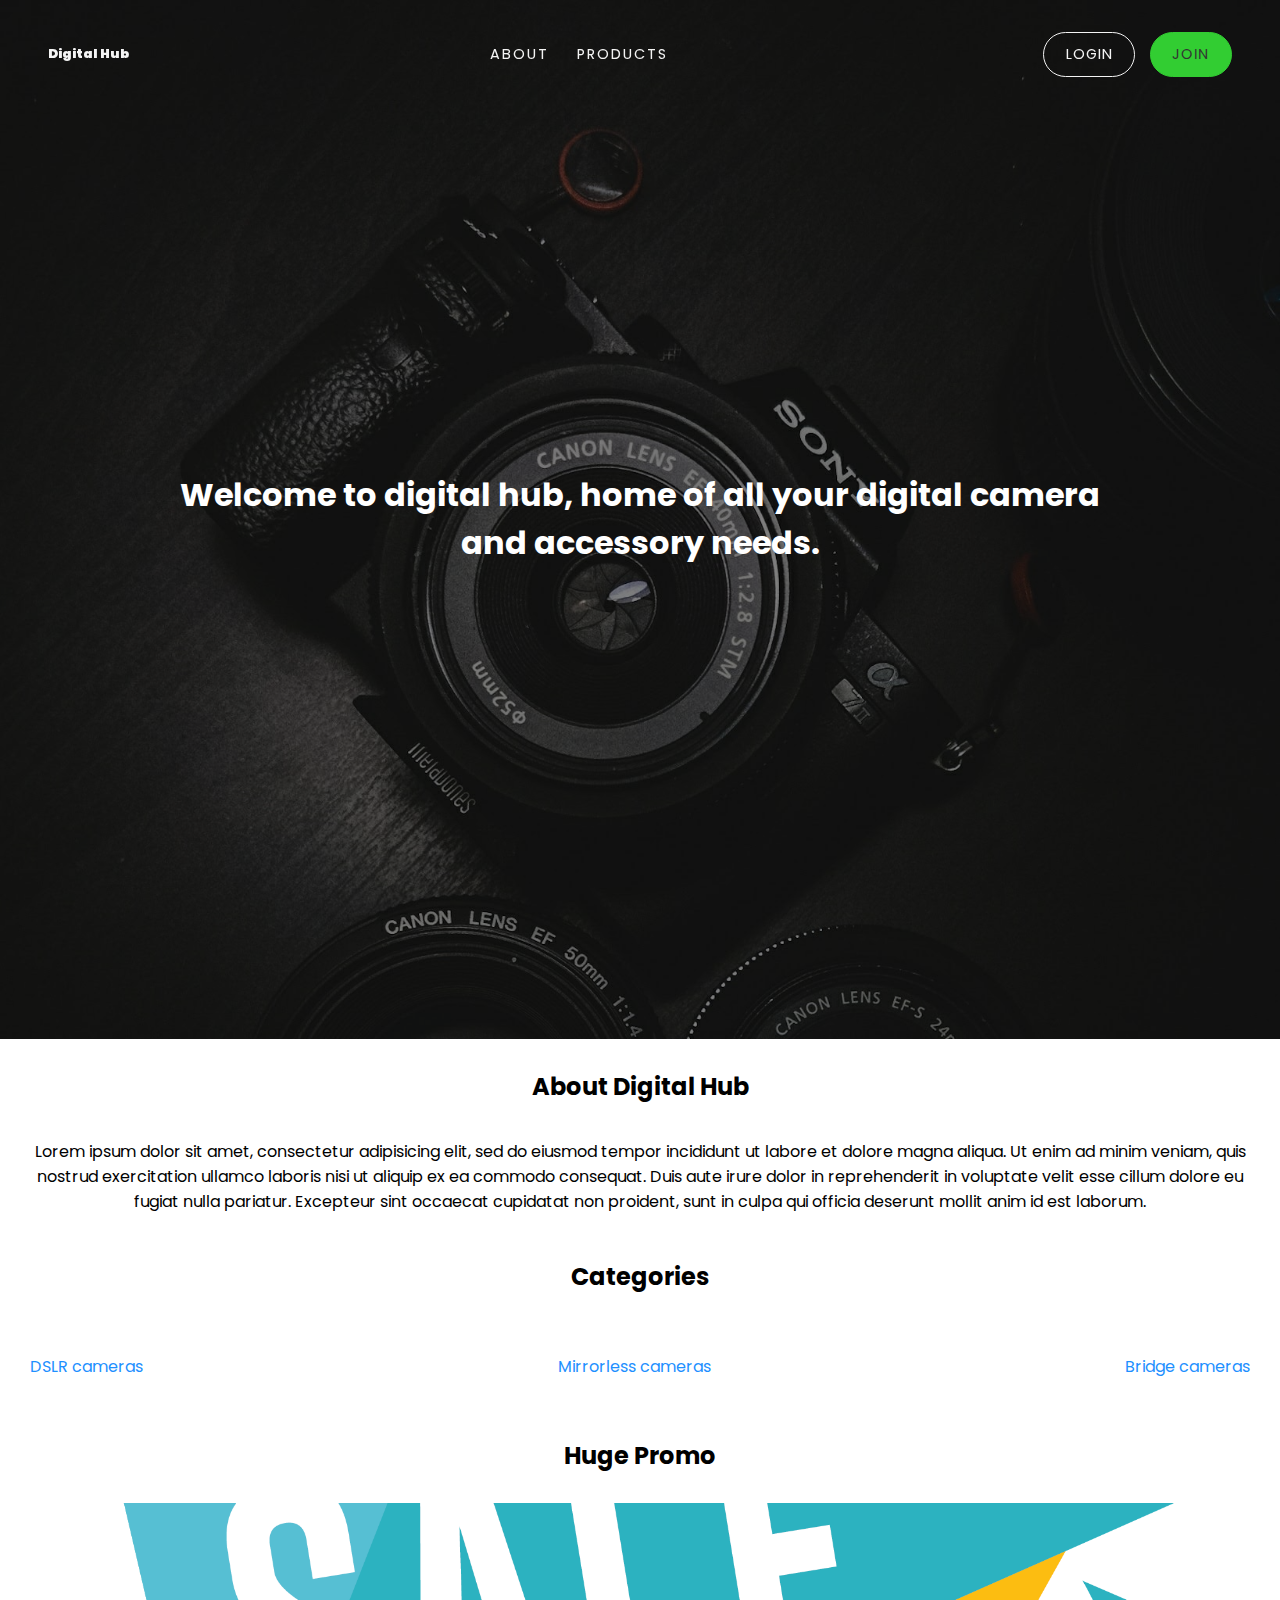
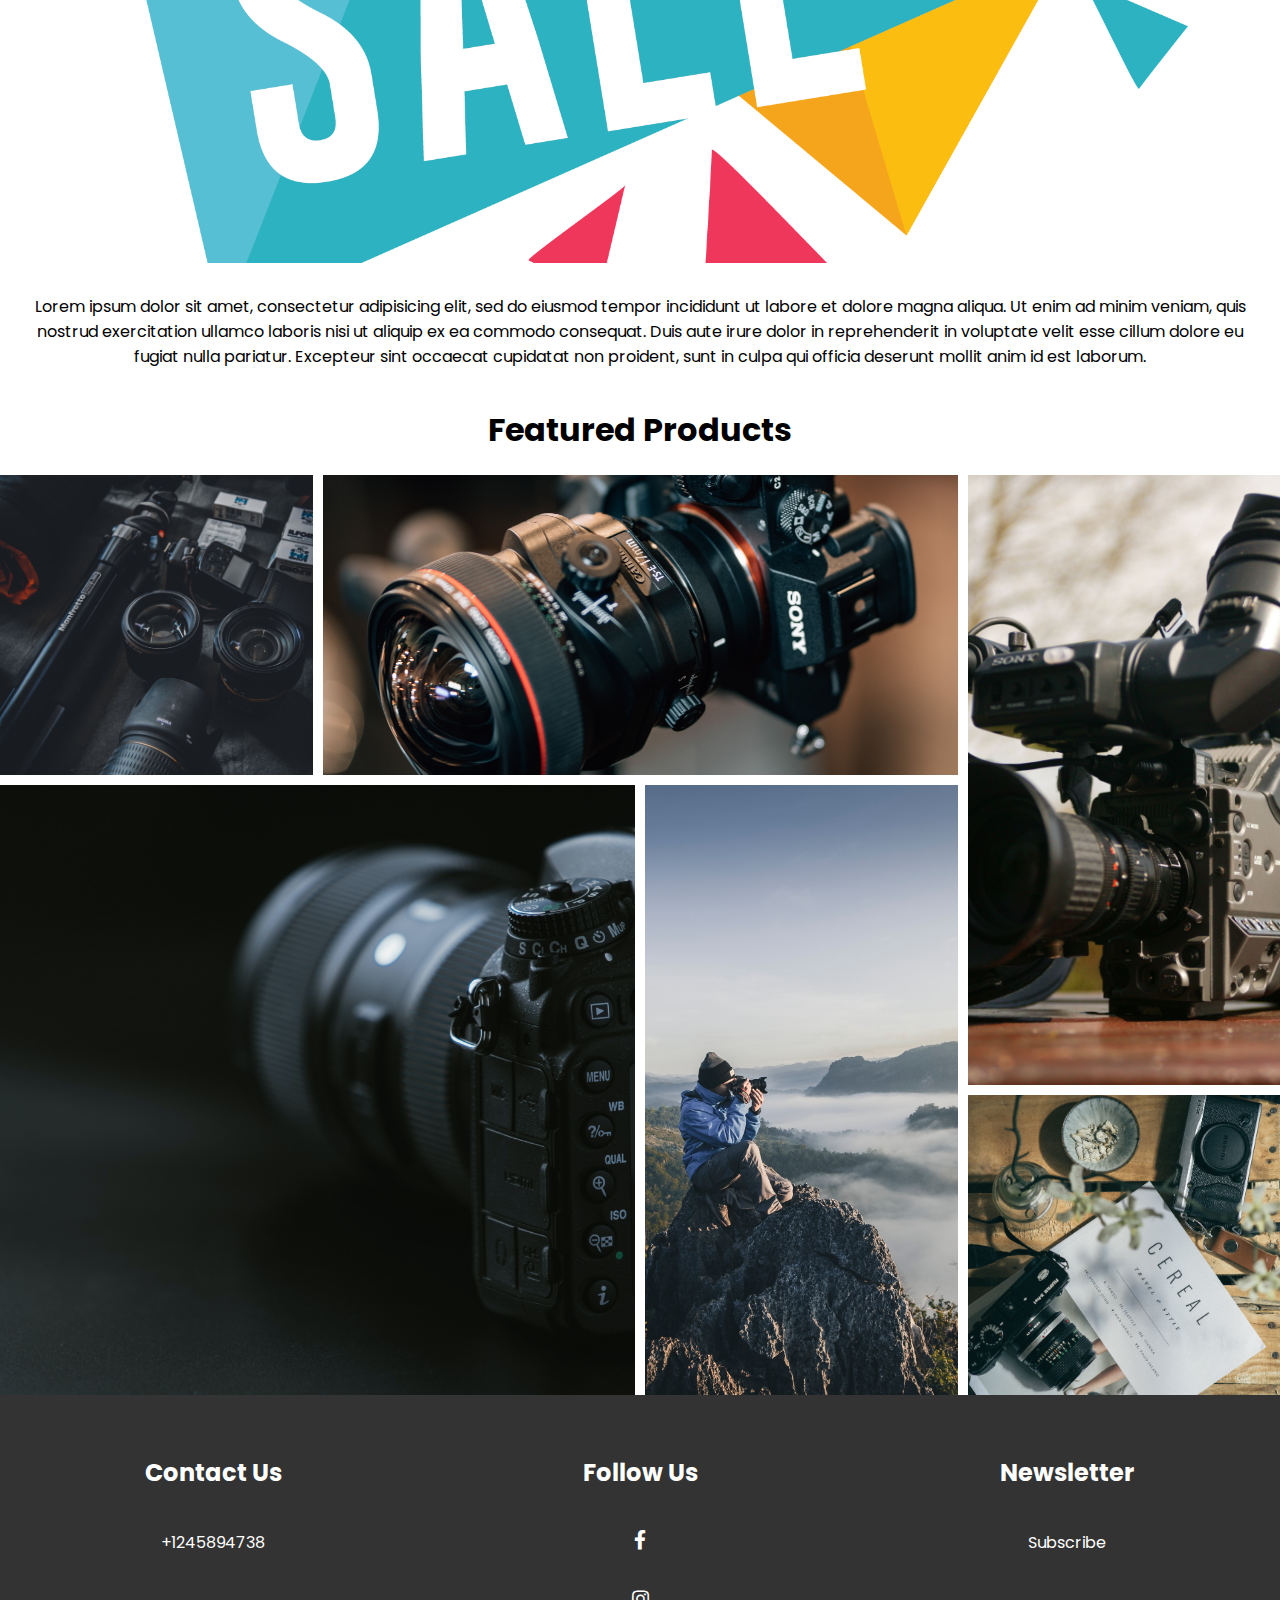
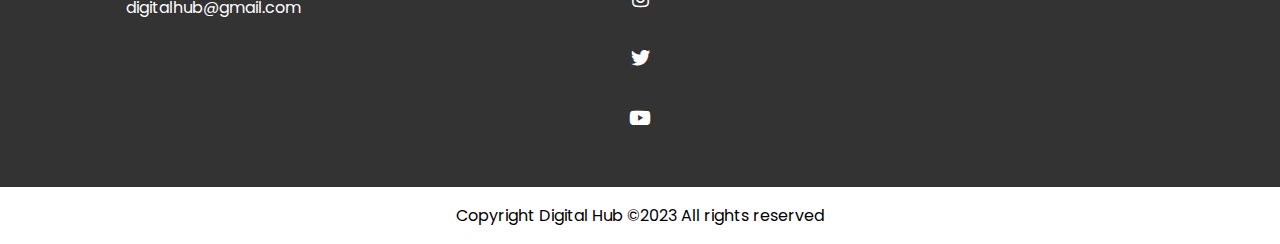
<file: Camera Store/index.html>
<!DOCTYPE html>
<html lang="en">
  <head>
    <meta charset="UTF-8" />
    <meta name="viewport" content="width=device-width, initial-scale=1.0" />
    <meta http-equiv="X-UA-Compatible" content="ie=edge" />
    <title>Welcome to the Camera Store</title>
    <link
      href="https://fonts.googleapis.com/css?family=Poppins:300,900&display=swap"
      rel="stylesheet"
    />
    <link rel="shortcut icon" type="image/png" href="logo.jpg">
    <link rel="stylesheet" href="https://use.fontawesome.com/releases/v5.6.1/css/all.css">
    <link rel="stylesheet" href="style.css" />
  </head>

  <body>
    <header>
      <a href="#" class="site-logo" aria-label="homepage">Digital Hub</a>
      <nav class="main-nav">
        <ul class="nav__list">
          <li class="nav__list-item">
            <a href="#about" class="nav__link">About</a>
          </li>
          <li class="nav__list-item">
            <a href="#products" class="nav__link">Products</a>
          </li>
        </ul>
      </nav>
      <nav class="account">
        <ul class="nav__list">
          <li class="nav__list-item">
            <a class="nav__link nav__link--btn" href="login.html">Login</a>
          </li>
          <li class="nav__list-item">
            <a
              class="nav__link nav__link--btn nav__link--btn--highlight"
              href="signup.html"
              >Join</a
            >
          </li>
        </ul>
      </nav>
    </header>

    <main>
      <section class="home-intro">
        <h1>Welcome to digital hub, home of all your digital camera and accessory needs.</h1>
      </section>
    </main>

    <h2 id="about" style="padding: 10px 10px 0 10px; text-align: center;">About Digital Hub</h2>

    <p style="padding: 15px; text-align: center;">Lorem ipsum dolor sit amet, consectetur adipisicing elit, sed do eiusmod
    tempor incididunt ut labore et dolore magna aliqua. Ut enim ad minim veniam,
    quis nostrud exercitation ullamco laboris nisi ut aliquip ex ea commodo
    consequat. Duis aute irure dolor in reprehenderit in voluptate velit esse
    cillum dolore eu fugiat nulla pariatur. Excepteur sint occaecat cupidatat non
    proident, sunt in culpa qui officia deserunt mollit anim id est laborum.</p>

    <h2 style="padding: 10px; text-align: center;">Categories</h2>

    <div class="product_categories">
      <a href="#">DSLR cameras</a>
      <a href="#">Mirrorless cameras</a>
      <a href="#">Bridge cameras</a>
    </div>

    <h2 style="padding: 10px; text-align: center;">Huge Promo</h2>    

    <div class="promo_section">
      <img src="promo.png">
    </div>

    <p style="padding: 15px; text-align: center;">Lorem ipsum dolor sit amet, consectetur adipisicing elit, sed do eiusmod
    tempor incididunt ut labore et dolore magna aliqua. Ut enim ad minim veniam,
    quis nostrud exercitation ullamco laboris nisi ut aliquip ex ea commodo
    consequat. Duis aute irure dolor in reprehenderit in voluptate velit esse
    cillum dolore eu fugiat nulla pariatur. Excepteur sint occaecat cupidatat non
    proident, sunt in culpa qui officia deserunt mollit anim id est laborum.</p>

    <h1 id="products" style="text-align: center;">Featured Products</h1>

    <div class="grid_images">
      <div class="image_container">
        <img src="camera_1.jpg" alt="" />
        <a href="camera_1.jpg" target="blank" class="download_options_container"></a>
      </div>
      <div class="image_container featured_horizontal">
          <img src="camera_2.jpg" alt="" />
          <a href="camera_2.jpg" target="blank" class="download_options_container"></a>
      </div>
      <div class="image_container featured_vertical">
          <img src="camera_3.jpg" alt="" />
          <a href="camera_3.jpg" target="blank" class="download_options_container"></a>
      </div>
      <div class="image_container featured_big">
          <img src="camera_4.jpg" alt="" />
          <a href="camera_4.jpg" target="blank" class="download_options_container"></a>
      </div>
      <div class="image_container featured_vertical">
          <img src="camera_5.jpg" alt="" />
          <a href="camera_5.jpg" target="blank" class="download_options_container"></a>
      </div>
      <div class="image_container featured_small">
          <img src="camera_6.jpg" alt="" />
          <a href="camera_6.jpg" target="blank" class="download_options_container"></a>
      </div>
    </div>

    <footer>
      <div class="foot">
        <h2>Contact Us</h2>
        <a href="tel:+1245894738">+1245894738</a>
        <a href="mailto:digitalhub@gmail.com">digitalhub@gmail.com</a>
      </div>
      <div class="foot social_media">
        <h2>Follow Us</h2>
        <i class="fab fa-facebook-f"></i>
        <i class="fab fa-instagram"></i>
        <i class="fab fa-twitter"></i>
        <i class="fab fa-youtube"></i>
      </div>
      <div class="foot">
        <h2>Newsletter</h2>
        <!-- <input style="padding: 7px 6px;" type="text" placeholder="Input your email" name=""> -->
        <a href="#111" class="kkk">Subscribe</a>
      </div>
    </footer>
    <p style="text-align: center;">Copyright Digital Hub &copy2023 All rights reserved</p>
    <script src="index.js"></script>
    <script type="text/javascript">
      var loggedIN = JSON.parse(localStorage.getItem("loggedIN"));

      if(loggedIN != null){
        window.location = "loggedIn.html"
      }
    </script>
  </body>
</html>
</file>
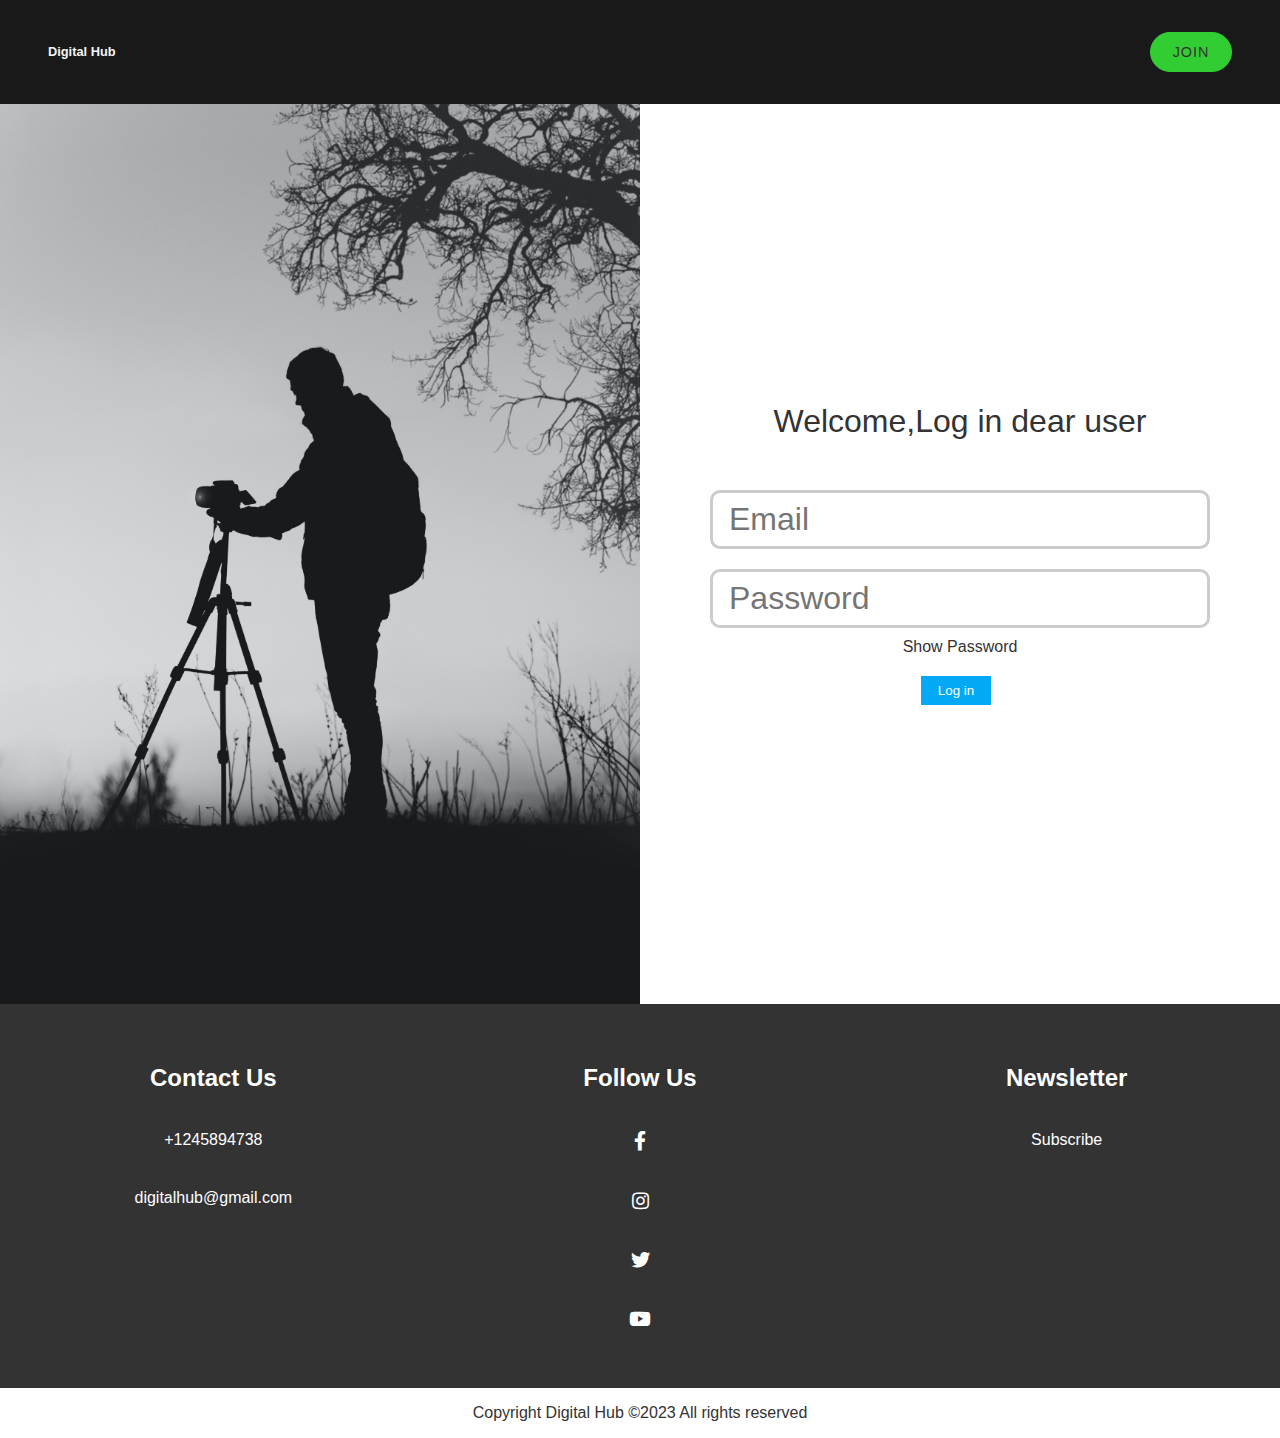
<file: Camera Store/loggedIn.html>
<!DOCTYPE html>
<html lang="en">
  <head>
    <meta charset="UTF-8" />
    <meta name="viewport" content="width=device-width, initial-scale=1.0" />
    <meta http-equiv="X-UA-Compatible" content="ie=edge" />
    <title>Welcome to the Camera Store</title>
    <link
      href="https://fonts.googleapis.com/css?family=Poppins:300,900&display=swap"
      rel="stylesheet"
    />
    <link rel="shortcut icon" type="image/png" href="logo.jpg">
    <link rel="stylesheet" href="https://use.fontawesome.com/releases/v5.6.1/css/all.css">
    <link rel="stylesheet" href="style.css" />
  </head>

  <body>
    <header>
      <a href="#" class="site-logo" aria-label="homepage">Digital Hub</a>
      <nav class="main-nav">
        <ul class="nav__list">
          <li class="nav__list-item">
            <a href="#about" class="nav__link">About</a>
          </li>
          <li class="nav__list-item">
            <a href="#products" class="nav__link">Products</a>
          </li>
        </ul>
      </nav>
      <nav class="account">
        <ul class="nav__list">
          <li class="nav__list-item">
            <a style="border: none; pointer-events: none;" class="nav__link nav__link--btn username_section" href="#">
              Welcome
            </a>
          </li>
          <li class="nav__list-item">
            <a
              class="nav__link nav__link--btn nav__link--btn--highlight logOutButton"
              href="signup.html"
              >Log out</a
            >
          </li>
        </ul>
      </nav>
    </header>

    <main>
      <section class="home-intro">
        <h1>Welcome to digital hub, home of all your digital camera and accessory needs.</h1>
      </section>
    </main>

    <h2 id="about" style="padding: 10px 10px 0 10px; text-align: center;">About Digital Hub</h2>

    <p style="padding: 15px; text-align: center;">Lorem ipsum dolor sit amet, consectetur adipisicing elit, sed do eiusmod
    tempor incididunt ut labore et dolore magna aliqua. Ut enim ad minim veniam,
    quis nostrud exercitation ullamco laboris nisi ut aliquip ex ea commodo
    consequat. Duis aute irure dolor in reprehenderit in voluptate velit esse
    cillum dolore eu fugiat nulla pariatur. Excepteur sint occaecat cupidatat non
    proident, sunt in culpa qui officia deserunt mollit anim id est laborum.</p>

    <h2 style="padding: 10px; text-align: center;">Categories</h2>

    <div class="product_categories">
      <a href="#">DSLR cameras</a>
      <a href="#">Mirrorless cameras</a>
      <a href="#">Bridge cameras</a>
    </div>

    <h2 style="padding: 10px; text-align: center;">Huge Promo</h2>    

    <div class="promo_section">
      <img src="promo.png">
    </div>

    <p style="padding: 15px; text-align: center;">Lorem ipsum dolor sit amet, consectetur adipisicing elit, sed do eiusmod
    tempor incididunt ut labore et dolore magna aliqua. Ut enim ad minim veniam,
    quis nostrud exercitation ullamco laboris nisi ut aliquip ex ea commodo
    consequat. Duis aute irure dolor in reprehenderit in voluptate velit esse
    cillum dolore eu fugiat nulla pariatur. Excepteur sint occaecat cupidatat non
    proident, sunt in culpa qui officia deserunt mollit anim id est laborum.</p>

    <h1 id="products" style="text-align: center;">Featured Products</h1>

    <div class="grid_images">
      <div class="image_container">
        <img src="camera_1.jpg" alt="" />
        <a href="camera_1.jpg" target="blank" class="download_options_container"></a>
      </div>
      <div class="image_container featured_horizontal">
          <img src="camera_2.jpg" alt="" />
          <a href="camera_2.jpg" target="blank" class="download_options_container"></a>
      </div>
      <div class="image_container featured_vertical">
          <img src="camera_3.jpg" alt="" />
          <a href="camera_3.jpg" target="blank" class="download_options_container"></a>
      </div>
      <div class="image_container featured_big">
          <img src="camera_4.jpg" alt="" />
          <a href="camera_4.jpg" target="blank" class="download_options_container"></a>
      </div>
      <div class="image_container featured_vertical">
          <img src="camera_5.jpg" alt="" />
          <a href="camera_5.jpg" target="blank" class="download_options_container"></a>
      </div>
      <div class="image_container featured_small">
          <img src="camera_6.jpg" alt="" />
          <a href="camera_6.jpg" target="blank" class="download_options_container"></a>
      </div>
    </div>

    <footer>
      <div class="foot">
        <h2>Contact Us</h2>
        <a href="tel:+1245894738">+1245894738</a>
        <a href="mailto:digitalhub@gmail.com">digitalhub@gmail.com</a>
      </div>
      <div class="foot social_media">
        <h2>Follow Us</h2>
        <i class="fab fa-facebook-f"></i>
        <i class="fab fa-instagram"></i>
        <i class="fab fa-twitter"></i>
        <i class="fab fa-youtube"></i>
      </div>
      <div class="foot">
        <h2>Newsletter</h2>
        <!-- <input style="padding: 7px 6px;" type="text" placeholder="Input your email" name=""> -->
        <a href="#111" class="kkk">Subscribe</a>
      </div>
    </footer>
    <p style="text-align: center;">Copyright Digital Hub &copy2023 All rights reserved</p>
    <script src="index.js"></script>

    <script type="text/javascript">
      var loggedIN = JSON.parse(localStorage.getItem("loggedIN"));

      if(loggedIN == null){
        window.location = "login.html"
      }

      var username_section = document.querySelector(".username_section")

      username_section.innerHTML = `Welcome ${loggedIN[0]["username"]}`

      var logOutButton= document.querySelector(".logOutButton")

      logOutButton.addEventListener("click", (e)=>{
        e.preventDefault()

        localStorage.removeItem("loggedIN")

        window.location = "index.html"
      })
    </script>
  </body>
</html>
</file>
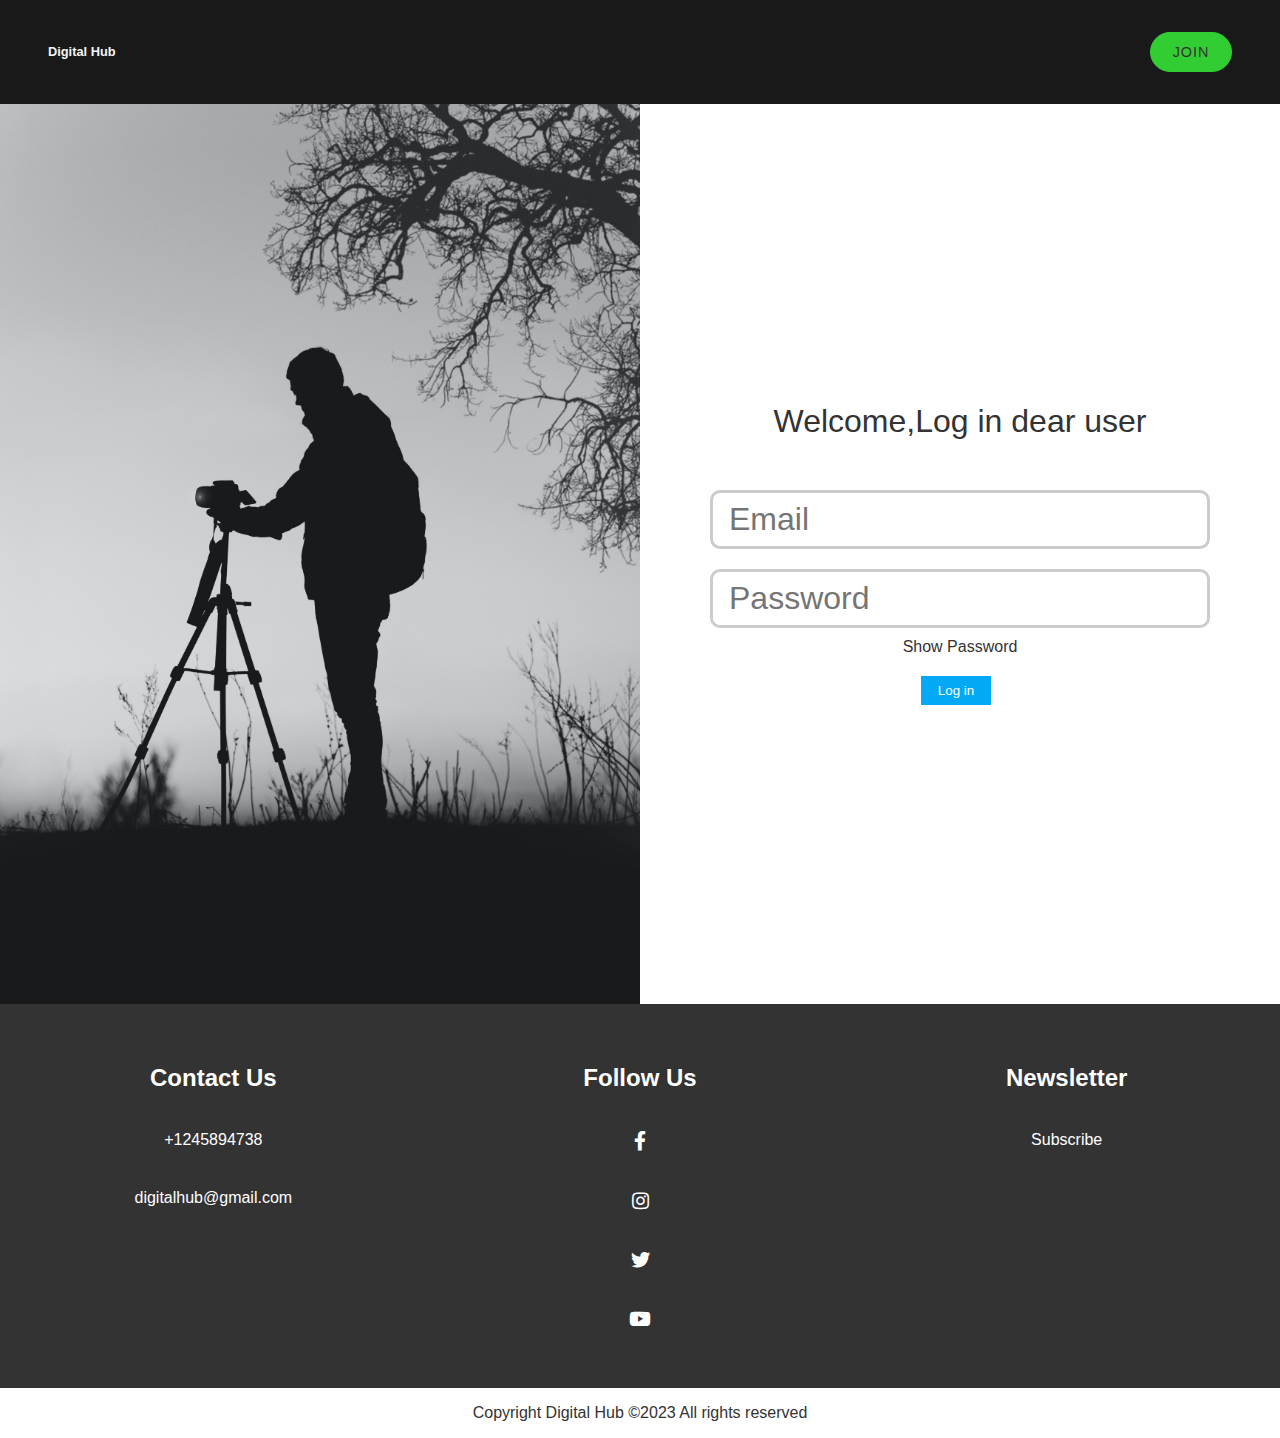
<file: Camera Store/login.html>
<!DOCTYPE html>
<html lang="en">
  <head>
    <meta charset="UTF-8" />
    <meta name="viewport" content="width=device-width, initial-scale=1.0" />
    <meta http-equiv="X-UA-Compatible" content="ie=edge" />
    <title>Welcome to the Camera Store</title>
    <link
      href="https://fonts.googleapis.com/css?family=Poppins:300,900&display=swap"
      rel="stylesheet"
    />
    <link rel="shortcut icon" type="image/png" href="logo.jpg">
    <link rel="stylesheet" href="https://use.fontawesome.com/releases/v5.6.1/css/all.css">
    <link rel="stylesheet" href="style.css" />
    <link rel="stylesheet" type="text/css" href="login.css">
  </head>

  <body>
    <header class="login_header">
      <a href="index.html" class="site-logo" aria-label="homepage">Digital Hub</a>
      <nav class="account">
        <ul class="nav__list">
          <li class="nav__list-item">
            <a
              class="nav__link nav__link--btn nav__link--btn--highlight"
              href="signup.html"
              >Join</a
            >
          </li>
        </ul>
      </nav>
    </header>

    <div class="login_section">
      <div class="first_section">
        
      </div>
      <div class="second_section">
        <h1>Welcome,Log in dear user</h1>
        <form>
            <p style="color: orange;" class="account_error account_error_text">Email does not exist </p>
            <input type="text" name="email" placeholder="Email" required>
            <p>Email must be a valid address, e.g. me@mydomain.com</p>

            <div style="display: flex; flex-direction: column;">
              <div>
                <input type="password" name="password" placeholder="Password" id="password" required>
                <p>Password must alphanumeric (@, _ and - are also allowed) and be 8 - 20 characters</p>
                <p style="color: orange;" class="password_error password_error_text">Password is wrong</p>
              </div>
              <div class="show_hide_pass" style="cursor: pointer;">Show Password</div>
            </div>

            <div style="display: flex; flex-direction: column; justify-content: center; align-items: center;">
              <button type="submit" id="signup_button">Log in</button>
            </div>

            <div class="loading show_loader"></div>
        </form>
      </div>
    </div>

    

    <footer>
      <div class="foot">
        <h2>Contact Us</h2>
        <a href="tel:+1245894738">+1245894738</a>
        <a href="mailto:digitalhub@gmail.com">digitalhub@gmail.com</a>
      </div>
      <div class="foot social_media">
        <h2>Follow Us</h2>
        <i class="fab fa-facebook-f"></i>
        <i class="fab fa-instagram"></i>
        <i class="fab fa-twitter"></i>
        <i class="fab fa-youtube"></i>
      </div>
      <div class="foot">
        <h2>Newsletter</h2>
       <!--  <input style="padding: 7px 6px;" type="text" placeholder="Input your email" name=""> -->
        <a href="#111" class="kkk">Subscribe</a>
      </div>
    </footer>
    <p style="text-align: center;">Copyright Digital Hub &copy2023 All rights reserved</p>
    <script src="index.js"></script>
    <script type="text/javascript" src="validation.js"></script>
  </body>
</html>
</file>
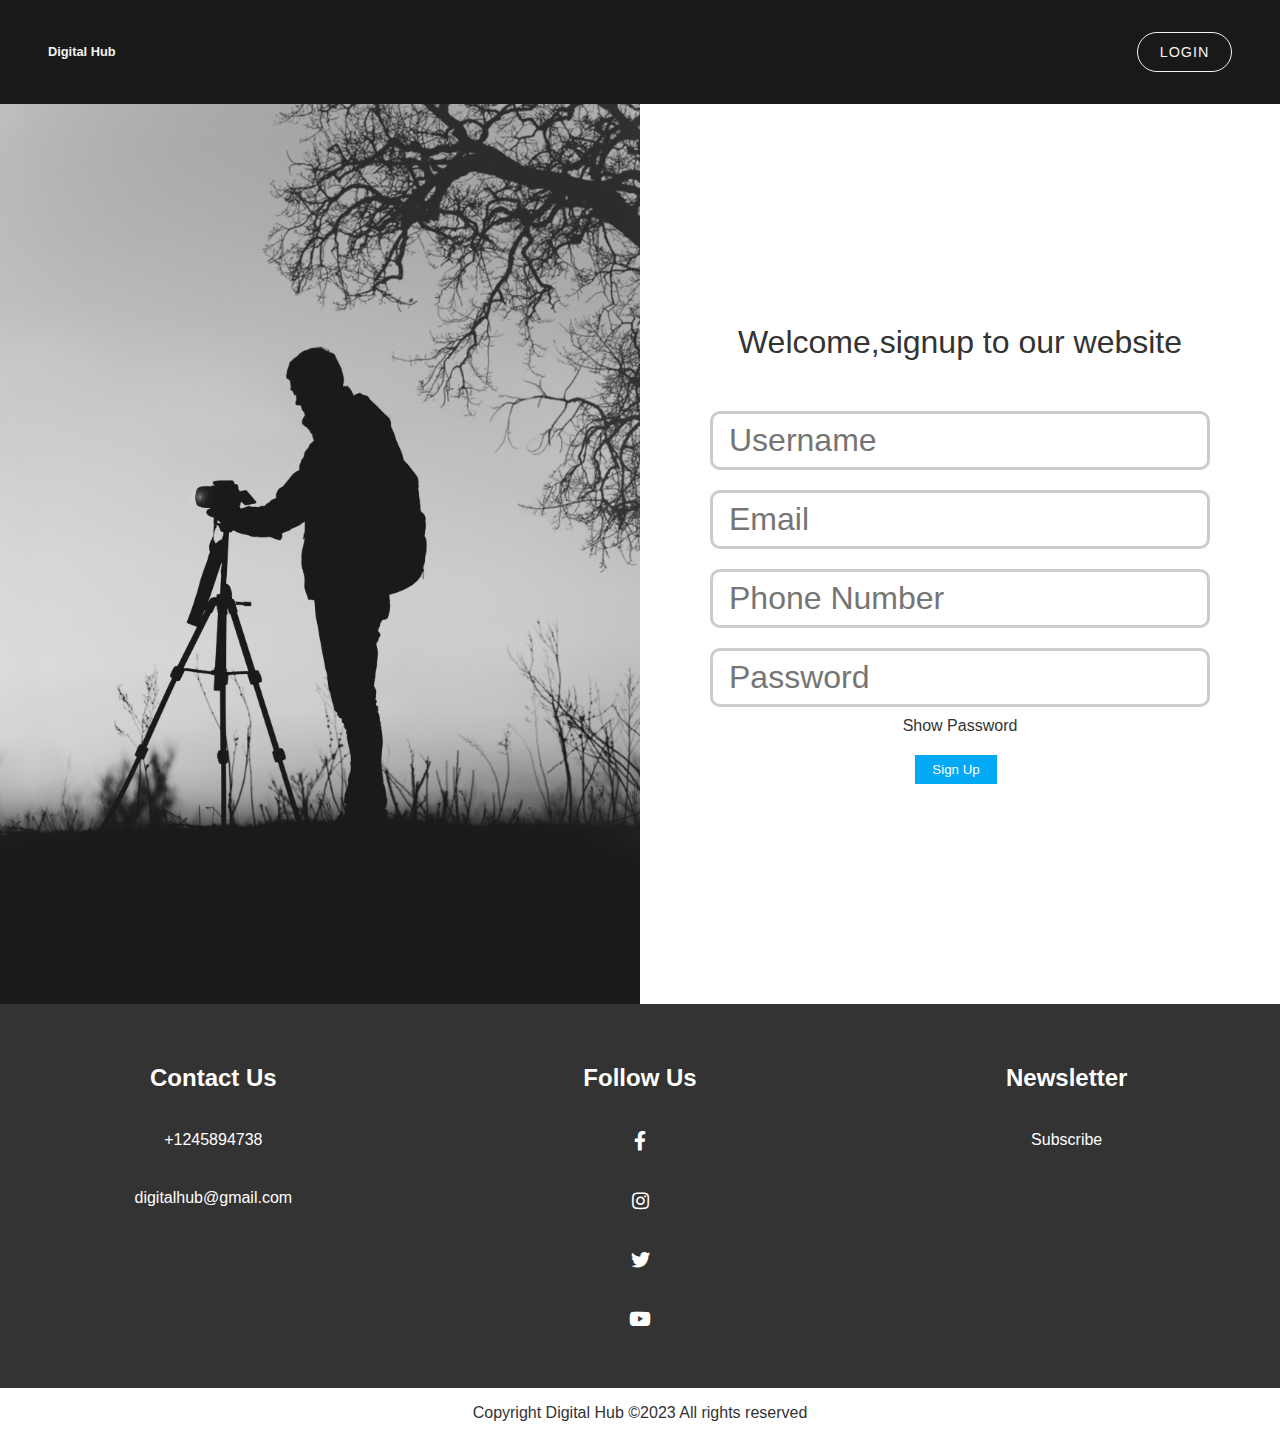
<file: Camera Store/signup.html>
<!DOCTYPE html>
<html lang="en">
  <head>
    <meta charset="UTF-8" />
    <meta name="viewport" content="width=device-width, initial-scale=1.0" />
    <meta http-equiv="X-UA-Compatible" content="ie=edge" />
    <title>Welcome to the Camera Store</title>
    <link
      href="https://fonts.googleapis.com/css?family=Poppins:300,900&display=swap"
      rel="stylesheet"
    />
    <link rel="shortcut icon" type="image/png" href="logo.jpg">
    <link rel="stylesheet" href="https://use.fontawesome.com/releases/v5.6.1/css/all.css">
    <link rel="stylesheet" href="style.css" />
    <link rel="stylesheet" type="text/css" href="login.css">
  </head>

  <body>
    <header class="login_header">
      <a href="index.html" class="site-logo" aria-label="homepage">Digital Hub</a>
      <nav class="account">
        <ul class="nav__list">
          <li class="nav__list-item">
            <a class="nav__link nav__link--btn" href="login.html">Login</a>
          </li>
        </ul>
      </nav>
    </header>

    <div class="login_section">
      <div class="first_section">
        
      </div>
      <div class="second_section">
        <h1>Welcome,signup to our website</h1>
        <form method="post", action="">

            <p style="color: orange;" class="account_error account_error_text">Username already exists</p>
            <input type="text" name="username" placeholder="Username" required>
            <p>Username must be letters and numbers and contain 5 - 12 characters</p>

            <p style="color: orange;" class="email_error email_error_text">Email already exists</p>
            <input type="text" name="email" placeholder="Email" required>
            <p>Email must be a valid address, e.g. me@mydomain.com</p>

            <input type="text" name="telephone" placeholder="Phone Number" required>
            <p>Telephone must be a valid telephone number (10 digits)</p>

            <div style="display: flex; flex-direction: column;">
              <div>
                <input type="password" name="password" placeholder="Password" id="password" required>
                <p>Password must alphanumeric (@, _ and - are also allowed) and be 8 - 20 characters</p>
              </div>
              <div class="show_hide_pass" style="cursor: pointer;">Show Password</div>
            </div>

            <div style="display: flex; flex-direction: column; justify-content: center; align-items: center;">
              <button type="submit" id="signup_button">Sign Up</button>
            </div>

            <div class="loading show_loader"></div>
        </form>
      </div>
    </div>

    

    <footer>
      <div class="foot">
        <h2>Contact Us</h2>
        <a href="tel:+1245894738">+1245894738</a>
        <a href="mailto:digitalhub@gmail.com">digitalhub@gmail.com</a>
      </div>
      <div class="foot social_media">
        <h2>Follow Us</h2>
        <i class="fab fa-facebook-f"></i>
        <i class="fab fa-instagram"></i>
        <i class="fab fa-twitter"></i>
        <i class="fab fa-youtube"></i>
      </div>
      <div class="foot">
        <h2>Newsletter</h2>
        
        <a href="#111" class="kkk">Subscribe</a>
      </div>
    </footer>
    <p style="text-align: center;">Copyright Digital Hub &copy2023 All rights reserved</p>
    <script src="index.js"></script>
    <script type="text/javascript" src="validation.js"></script>
  </body>
</html>
</file>
<file: Camera Store/style.css>
body {
  margin: 0;
  font-family: "Poppins", sans-serif;
}
  
.site-logo {
  font-weight: 900;
  font-size: 0.8rem;
  color: var(--text);
  text-decoration: none;
}

header {
  --text: #f4f4f4;
  --text-inverse: #333;
  --background: transparent;
  position: fixed;
  top: 0;
  left: 0;
  right: 0;
  z-index: 999;
  display: flex;
  justify-content: space-between;
  align-items: center;
  padding: 2em 3em;
  transition: background 250ms ease-in;
  background: var(--background);
  color: var(--text);
}

.nav__list {
  list-style: none;
  margin: 0;
  padding: 0;
  display: flex;
}

.nav__link {
  --spacing: 1em;
  text-decoration: none;
  color: inherit;
  display: inline-block;
  padding: calc(var(--spacing) / 2) var(--spacing);
  position: relative;
  text-transform: uppercase;
  letter-spacing: 2px;
  font-size: 0.9rem;
}

.nav__link:after {
  content: "";
  position: absolute;
  bottom: 0;
  left: var(--spacing);
  right: var(--spacing);
  height: 2px;
  background: currentColor;
  -webkit-transform: scaleX(0);
  transform: scaleX(0);
  transition: -webkit-transform 150ms ease-in-out;
  transition: transform 150ms ease-in-out;
  transition: transform 150ms ease-in-out, -webkit-transform 150ms ease-in-out;
}

.nav__link:hover::after {
  -webkit-transform: scaleX(1);
  transform: scaleX(1);
}

.nav__link--btn {
  border: 1.5px solid currentColor;
  border-radius: 2em;
  margin-left: 1em;
  transition: background 250ms ease-in-out;
  letter-spacing: 1px;
  padding: 0.75em 1.5em;
}

.nav__link--btn:hover {
  background: var(--text);
  color: var(--text-inverse);
  border-color: var(--text);
}

.nav__link--btn::after {
  display: none;
}

.nav__link--btn--highlight {
  background: limegreen;
  border-color: limegreen;
  color: #333;
}

.nav__link--btn--highlight:hover {
  background: var(--text);
  border-color: var(--text);
}

.nav-scrolled {
  --text: #333;
  --text-inverse: #f4f4f4;
  --background: #f4f4f4;
  box-shadow: 0 3px 20px rgba(0, 0, 0, 0.2);
}

main{
  position: relative;
  background: url(1.jpg) no-repeat;
  background-size: cover;
}

.home-intro {
  padding: 50vh 150px;
  color: white;
  text-align: center;
  background: rgba(0,0,0,0.5);
}

.product_categories{
  padding: 30px;
  display: flex;
  justify-content: space-between;
}

.product_categories a{
  text-decoration: none;
  color: dodgerblue;
  transition: all 0.5s;
}

.product_categories a:hover{
  text-decoration: underline;
}

.promo_section{
  height: 40vh;
  width: 100%;
  position: relative;
}

.promo_section img{
  position: absolute;
  object-fit: cover;
  width: 100%;
  height: 100%;
}

.grid_images{
    display: grid;
    gap: 10px;
    grid-template-columns: repeat(auto-fit, minmax(250px, 1fr));
    grid-auto-rows: 300px;
    grid-auto-flow: dense;
}

.image_container{
    /* background: red; */
    position: relative;
    transition: all 0.5s;
}

.image_container:hover .download_options_container{
    opacity: 1;
}

.image_container img{
    position: absolute;
    object-fit: cover;
    width: 100%;
    height: 100%;
}

.download_options_container{
    position: absolute;
    width: 100%;
    opacity: 0;
    height: 100%;
    background: rgba(0, 0, 0, 0.7);
}

.download_options_container a{
    position: absolute;
    bottom: 10px;
    left: 10px;
    color: white;
    transition: all 0.5s;
}

.download_options_container a:hover{
    color: dodgerblue;
}

.featured_horizontal{
    grid-column: span 2;
}

.featured_small{
    grid-column: span 1;
    grid-row: span 1;
}

.featured_vertical{
    grid-row: span 2;
}

.featured_big{
    grid-row: span 2;
    grid-column: span 2;
}



footer{
  background: #333;
  display: flex;
  padding: 40px 0;
  text-align: center;
}

.social_media{
  display: flex;
  flex-direction: column;
}

.social_media i{
  color: white;
  margin: 20px;
  font-size: 1.2em;
  transition: all 0.5s;
  cursor: pointer;
}

.social_media i:hover{
  color: dodgerblue;
}

.foot{
  flex: 1;
  display: flex;
  flex-direction: column;
  align-items: center;
}

.foot p{
  padding: 7px 0;
  color: #fff;
  cursor: pointer;
}

.foot h2{
  color: #fff;
}

.foot input{
  position: relative;
  max-width: 200px;
}

.foot a{
  color: white;
  margin: 20px 0;
  text-decoration: none;
}

@media(max-width: 526px){
  footer{
    flex-direction: column;
  }
}


/* login styles */
.login_header{
  position: relative;
  background: rgba(0,0,0,0.9);
}

.home-intro {
  padding: 50vh 150px;
  color: white;
  text-align: center;
  background: rgba(0,0,0,0.5);
}

.login_section{
  padding-top: ;
  height: 100vh;
  display: flex;
}

.login_section .first_section{
  flex: 1;
  background: url(camera_background.jpg) no-repeat;
  background-size: cover;
}

.login_section .second_section{
  flex: 1;
  background-size: cover;
  display: flex;
  flex-direction: column;
  justify-content: center;
}
</file>
<file: Camera Store/login.css>
body{
    font-family: arial;
    color: #333;
}
h1{
    font-weight: normal;
    margin: 20px auto;
    text-align: center;
}
form{
    width: 500px;
    margin: 20px auto;
}
input{
    display: block;
    padding: 8px 16px;
    font-size: 2em;
    margin: 10px auto;
    width: 100%;
    box-sizing: border-box;
    border-radius: 10px;
    border: 3px solid #ccc;
    outline: none !important;
}

/* validation styles */

input.valid{
    border-color: green;
}

input.invalid{
    border-color: orange;
}

input + p{
    font-family: Arial, Helvetica, sans-serif;
    font-size: 0.9em;
    font-weight: bold;
    text-align: center;
    margin: 0 10px;
    color: orange;
    opacity: 0;
    height: 0;
}

input.invalid + p{
    opacity: 1;
    height: auto;
    margin-bottom: 20px;
}

#signup_button{
    position: relative;
    background: transparent;
    right: 4px;
    padding: 7px 17px;
    margin-top: 20px;
    border: none;
    outline: none;
    color: #fff;
    background: #03a9f4;
    cursor: pointer;
    transition: background 0.5s;
    z-index: 10000000;
}

.show_hide_pass{
    cursor: pointer;
    display: flex;
    flex-direction: column;
    justify-content: center;
    align-items: center;
    z-index: 100000;
}

.loading{
    display: flex;
    justify-content: center;
    margin-top: 20px;
}   

/*first color here #009579*/

.loading::after{
    content: "";
    width: 30px;
    height: 30px;
    border: 5px solid #dddddd;
    border-top-color: #fe8f04;
    border-radius: 50%;
    animation: loading 1s linear infinite;
}

@keyframes loading{
    to {
        transform: rotate(1turn);
    }
}

.show_loader{
    display: none;
}

.account_error, .password_error, .email_error{
    display: none;
}
</file>
